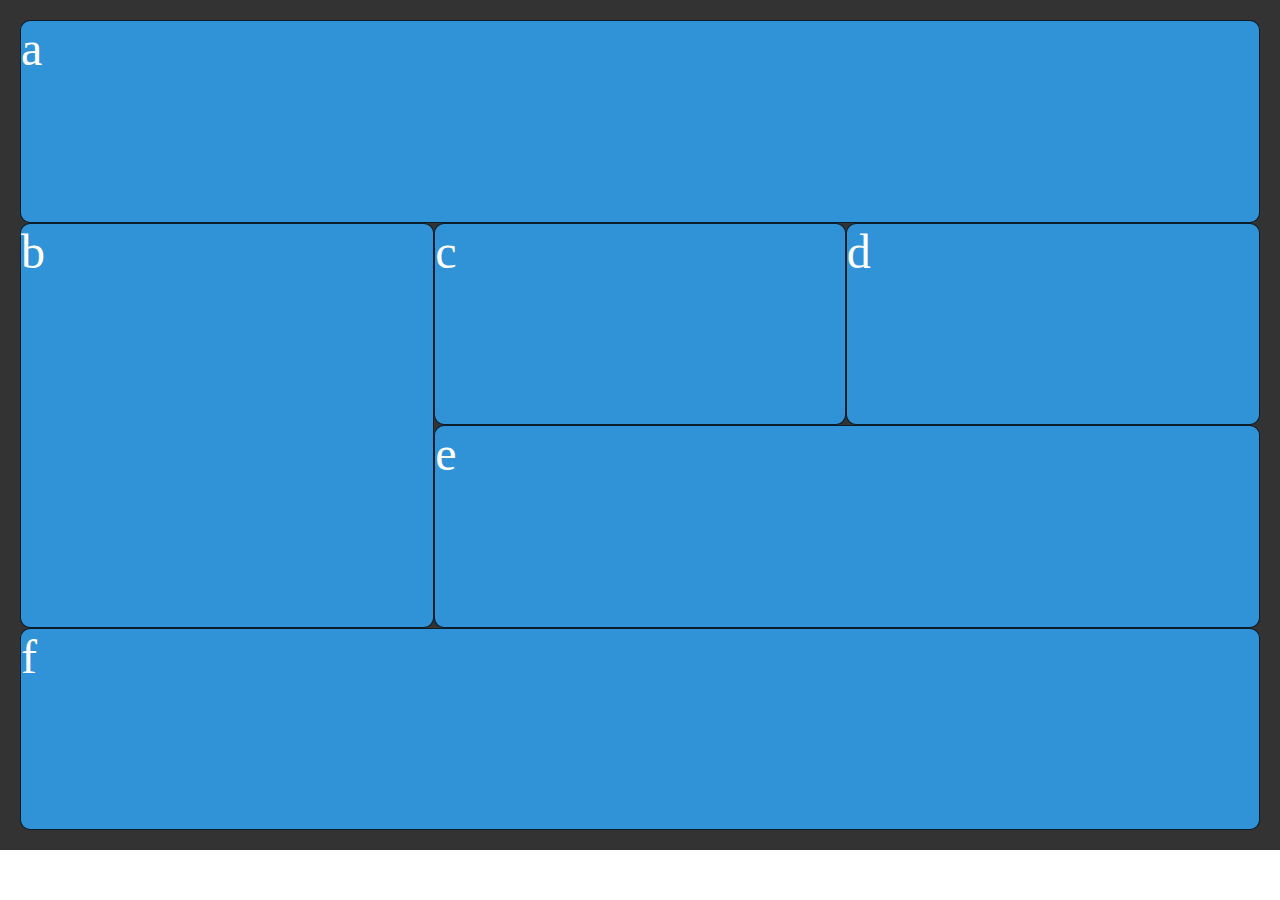
<file: EX-1/index.html>
<!DOCTYPE html>
<html lang="en">
<head>
    <meta charset="UTF-8">
    <meta name="viewport" content="width=device-width, initial-scale=1.0">
    <title>Grid</title>
    <link rel="stylesheet" href="style.css">
</head>
<body>
    <div class="wrapper">
        <div class="item a">a</div>
        <div class="item b">b</div>
        <div class="item c">c</div>  
        <div class="item d">d</div>
        <div class="item e">e</div>
        <div class="item f">f</div>  
      </div>
</body>
</html>
</file>
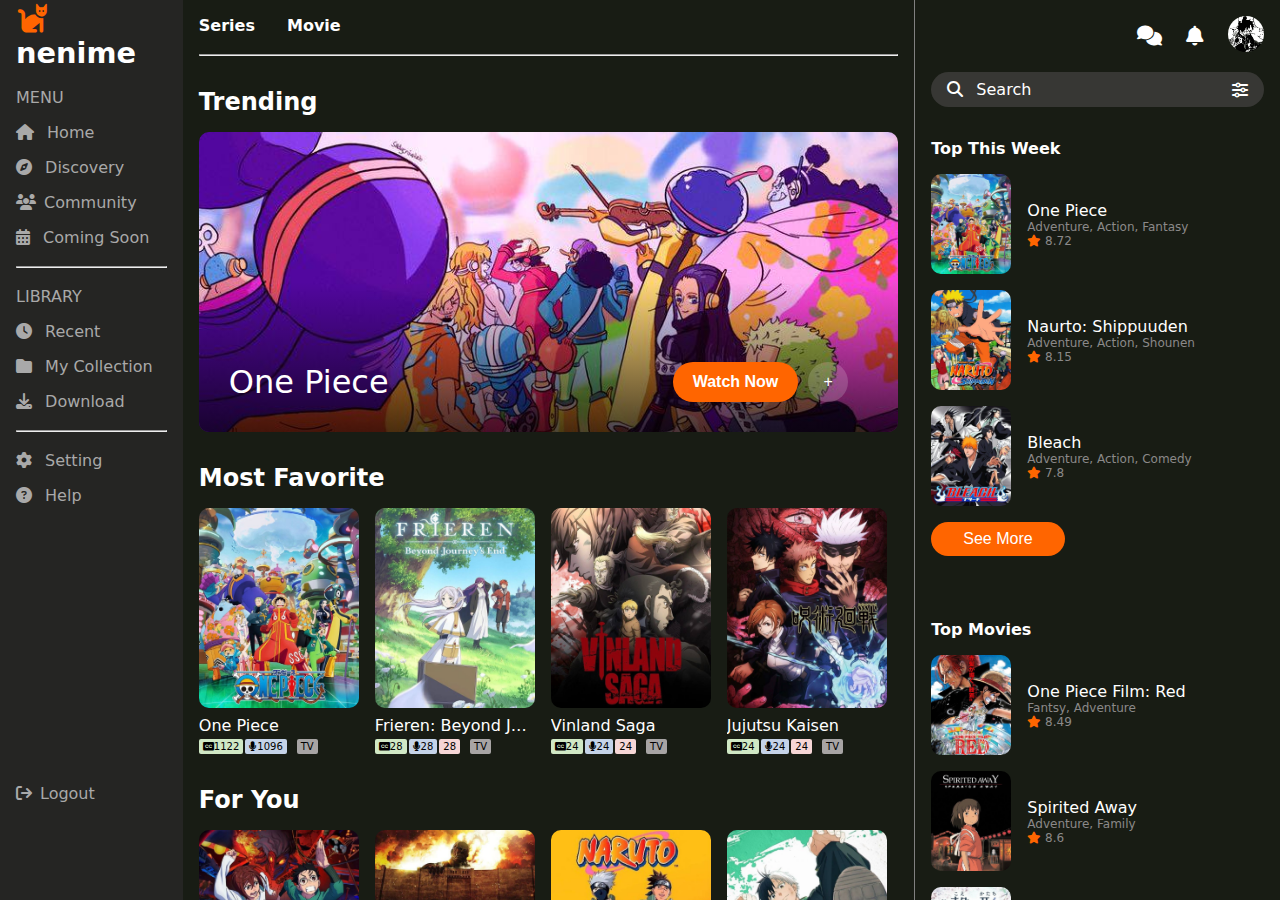
<file: EX-4/index.html>
<!DOCTYPE html>
<html lang="en">
<head>
    <meta charset="UTF-8">
    <meta name="viewport" content="width=device-width, initial-scale=1.0">
    <link rel="stylesheet" href="style.css">
    <link rel="stylesheet" href="https://cdnjs.cloudflare.com/ajax/libs/font-awesome/6.7.0/css/all.min.css">
    <title>Dashboard</title>
</head>
<body>
    <div class="left-bar">
        <div class="logo">
            <p><i class="fa-solid fa-cat"></i>  nenime</p>
        </div>
        <div class="left-content">
            <div class="menu">
                <div class="title">MENU</div>
                <div class="item"><p><i class="fa-solid fa-house"></i> Home</p></div>
                <div class="item"><p><i class="fa-solid fa-compass"></i> Discovery</p></div>
                <div class="item"><p><i class="fa-solid fa-users"></i>Community</p></div>
                <div class="item"><p><i class="fa-solid fa-calendar-days"></i> Coming Soon</p></div>
            </div>
            <br><hr><br>
            <div class="library">
                <div class="title">LIBRARY</div>
                <div class="item"><p><i class="fa-solid fa-clock"></i> Recent</p></div>
                <div class="item"><p><i class="fa-solid fa-folder"></i> My Collection</p></div>
                <div class="item"><p><i class="fa-solid fa-download"></i> Download</p></div>
            </div>
            <br><hr><br>
            <div class="options">
                <div class="item"><p><i class="fa-solid fa-gear"></i> Setting</p></div>
                <div class="item"><p><i class="fa-solid fa-circle-question"></i> Help</p></div>
            </div>
        </div>
        <div class="logout">
            <p><i class="fa-solid fa-arrow-right-from-bracket"></i>Logout</p>
        </div>
    </div>
    <div class="content">
        <div class="types">
            <div class="item">Series</div>
            <div class="item">Movie</div>
        </div>
        <br><hr>
        <div class="trending">
            <h2>Trending</h2>
            <div class="trending-anime">
                <div class="anime-container">
                    <img src="./assets/egg-head.jpg" alt="">
                    <div class="text">
                        <div class="trend-name"><p>One Piece</p></div>
                        <div class="trend-buttons">
                            <button class="watch-now">Watch Now</button>
                            <button class="add">+</button>
                        </div>
                    </div>
                </div>                
            </div>
        </div>
        <div class="favorite">
            <h2>Most Favorite</h2>
            <div class="fav-list">
                <div class="anime-box">
                    <img src="./assets/one-piece.jpg" alt="">
                    <div class="name">
                        <div class="anime-name"><p>One Piece</p></div>
                        <div class="info">
                            <div class="episodes">
                                <div class="sub"><p><i class="fa-solid fa-closed-captioning"></i>1122</p></div>
                                <div class="dub"><p><i class="fa-solid fa-microphone"></i>1096</p></div>
                            </div>
                            <div class="tv"><p>TV</p></div>
                        </div>
                    </div>
                </div>
                <div class="anime-box">
                    <img src="./assets/frieren.jpg" alt="">
                    <div class="name">
                        <div class="anime-name"><p>Frieren: Beyond Journey's End</p></div>
                        <div class="info">
                            <div class="episodes">
                                <div class="sub"><p><i class="fa-solid fa-closed-captioning"></i>28</p></div>
                                <div class="dub"><p><i class="fa-solid fa-microphone"></i>28</p></div>
                                <div class="complete"><p>28</p></div> 
                            </div>
                            <div class="tv"><p>TV</p></div>
                        </div>
                    </div>
                </div>
                <div class="poster">
                    <img src="./assets/vinland-saga.jpg" alt="">
                    <div class="name">
                        <div class="anime-name"><p>Vinland Saga</p></div>
                        <div class="info">
                            <div class="episodes">
                                <div class="sub"><p><i class="fa-solid fa-closed-captioning"></i>24</p></div>
                                <div class="dub"><p><i class="fa-solid fa-microphone"></i>24</p></div>
                                <div class="complete"><p>24</p></div> 
                            </div>
                            <div class="tv"><p>TV</p></div>
                        </div>
                    </div>
                </div>
                <div class="anime-box">
                    <img src="./assets/jujutsu-kaisen.jpg" alt="">
                    <div class="name">
                        <div class="anime-name"><p>Jujutsu Kaisen</p></div>
                        <div class="info">
                            <div class="episodes">
                                <div class="sub"><p><i class="fa-solid fa-closed-captioning"></i>24</p></div>
                                <div class="dub"><p><i class="fa-solid fa-microphone"></i>24</p></div>
                                <div class="complete"><p>24</p></div> 
                            </div>
                            <div class="tv"><p>TV</p></div>
                        </div>
                    </div>
                </div>
                <div class="anime-box">
                    <img src="./assets/mushoku-tensei.jpg" alt="">
                    <div class="name">
                        <div class="anime-name"><p>Mushoku Temsei: Jobless Reincarnation</p></div>
                        <div class="info">
                            <div class="episodes">
                                <div class="sub"><p><i class="fa-solid fa-closed-captioning"></i>24</p></div>
                                <div class="dub"><p><i class="fa-solid fa-microphone"></i>24</p></div>
                                <div class="complete"><p>24</p></div> 
                            </div>
                            <div class="tv"><p>TV</p></div>
                        </div>
                    </div>
                </div>
                <div class="anime-box">
                    <img src="./assets/the-danger.jpg" alt="">
                    <div class="name">
                        <div class="anime-name"><p>The Danger in My Heart</p></div>
                        <div class="info">
                            <div class="episodes">
                                <div class="sub"><p><i class="fa-solid fa-closed-captioning"></i>12</p></div>
                                <div class="dub"><p><i class="fa-solid fa-microphone"></i>12</p></div>
                                <div class="complete"><p>12</p></div> 
                            </div>
                            <div class="tv"><p>TV</p></div>
                        </div>
                    </div>
                </div>
                <div class="anime-box">
                    <img src="./assets/oshi-no-ko.jpg" alt="">
                    <div class="name">
                        <div class="anime-name"><p>Oshi no Ko</p></div>
                        <div class="info">
                            <div class="episodes">
                                <div class="sub"><p><i class="fa-solid fa-closed-captioning"></i>11</p></div>
                                <div class="dub"><p><i class="fa-solid fa-microphone"></i>11</p></div>
                                <div class="complete"><p>11</p></div> 
                            </div>
                            <div class="tv"><p>TV</p></div>
                        </div>
                    </div>
                </div>
                <div class="anime-box">
                    <img src="./assets/hell-paradise.jpg" alt="">
                    <div class="name">
                        <div class="anime-name"><p>Hell's Paradise</p></div>
                        <div class="info">
                            <div class="episodes">
                                <div class="sub"><p><i class="fa-solid fa-closed-captioning"></i>13</p></div>
                                <div class="dub"><p><i class="fa-solid fa-microphone"></i>13</p></div>
                                <div class="complete"><p>13</p></div> 
                            </div>
                            <div class="tv"><p>TV</p></div>
                        </div>
                    </div>
                </div>
                <div class="anime-box">
                    <img src="./assets/bungo-stray-dogs.jpg" alt="">
                    <div class="name">
                        <div class="anime-name"><p>Bungou Stray Dogs</p></div>
                        <div class="info">
                            <div class="episodes">
                                <div class="sub"><p><i class="fa-solid fa-closed-captioning"></i>12</p></div>
                                <div class="dub"><p><i class="fa-solid fa-microphone"></i>12</p></div>
                                <div class="complete"><p>12</p></div> 
                            </div>
                            <div class="tv"><p>TV</p></div>
                        </div>
                    </div>
                </div>
            </div>
        </div>
        <div class="for-you">
            <h2>For You</h2>
            <div class="lists">
                <div class="poster">
                    <img src="./assets/dandadan.jpg" alt="">
                    <div class="name">
                        <div class="anime-name"><p>Dandadan</p></div>
                        <div class="info">
                            <div class="episodes">
                                <div class="sub"><p><i class="fa-solid fa-closed-captioning"></i>7</p></div>
                                <div class="dub"><p><i class="fa-solid fa-microphone"></i>7</p></div>
                                <div class="complete"><p>12</p></div> 
                            </div>
                            <div class="tv"><p>TV</p></div>
                        </div>
                    </div>
                </div>
                <div class="poster">
                    <img src="./assets/aot.jpg" alt="">
                    <div class="name">
                        <div class="anime-name"><p>Attack on Titan</p></div>
                        <div class="info">
                            <div class="episodes">
                                <div class="sub"><p><i class="fa-solid fa-closed-captioning"></i>25</p></div>
                                <div class="dub"><p><i class="fa-solid fa-microphone"></i>25</p></div>
                                <div class="complete"><p>25</p></div> 
                            </div>
                            <div class="tv"><p>TV</p></div>
                        </div>
                    </div>
                </div>
                <div class="poster">
                    <img src="./assets/narutop.jpg" alt="">
                    <div class="name">
                        <div class="anime-name"><p>Naruto</p></div>
                        <div class="info">
                            <div class="episodes">
                                <div class="sub"><p><i class="fa-solid fa-closed-captioning"></i>220</p></div>
                                <div class="dub"><p><i class="fa-solid fa-microphone"></i>220</p></div>
                                <div class="complete"><p>220</p></div> 
                            </div>
                            <div class="tv"><p>TV</p></div>
                        </div>
                    </div>
                </div>
                <div class="poster">
                    <img src="./assets/wind-breaker.jpg" alt="">
                    <div class="name">
                        <div class="anime-name"><p>Wind Breaker</p></div>
                        <div class="info">
                            <div class="episodes">
                                <div class="sub"><p><i class="fa-solid fa-closed-captioning"></i>12</p></div>
                                <div class="dub"><p><i class="fa-solid fa-microphone"></i>12</p></div>
                                <div class="complete"><p>12</p></div> 
                            </div>
                            <div class="tv"><p>TV</p></div>
                        </div>
                    </div>
                </div>
                <div class="poster">
                    <img src="./assets/demon-slayer.jpg" alt="">
                    <div class="name">
                        <div class="anime-name"><p>Demon Slayer</p></div>
                        <div class="info">
                            <div class="episodes">
                                <div class="sub"><p><i class="fa-solid fa-closed-captioning"></i>26</p></div>
                                <div class="dub"><p><i class="fa-solid fa-microphone"></i>26</p></div>
                                <div class="complete"><p>26</p></div> 
                            </div>
                            <div class="tv"><p>TV</p></div>
                        </div>
                    </div>
                </div>
                <div class="poster">
                    <img src="./assets/dr-stone.jpg" alt="">
                    <div class="name">
                        <div class="anime-name"><p>Dr. Stone</p></div>
                        <div class="info">
                            <div class="episodes">
                                <div class="sub"><p><i class="fa-solid fa-closed-captioning"></i>24</p></div>
                                <div class="dub"><p><i class="fa-solid fa-microphone"></i>24</p></div>
                                <div class="complete"><p>24</p></div> 
                            </div>
                            <div class="tv"><p>TV</p></div>
                        </div>
                    </div>
                </div>
                <div class="poster">
                    <img src="./assets/black-clover.jpg" alt="">
                    <div class="name">
                        <div class="anime-name"><p>Black Clover</p></div>
                        <div class="info">
                            <div class="episodes">
                                <div class="sub"><p><i class="fa-solid fa-closed-captioning"></i>170</p></div>
                                <div class="dub"><p><i class="fa-solid fa-microphone"></i>170</p></div>
                                <div class="complete"><p>170</p></div> 
                            </div>
                            <div class="tv"><p>TV</p></div>
                        </div>
                    </div>
                </div>
                <div class="poster">
                    <img src="./assets/blue-box.jpg" alt="">
                    <div class="name">
                        <div class="anime-name"><p>Blue Box</p></div>
                        <div class="info">
                            <div class="episodes">
                                <div class="sub"><p><i class="fa-solid fa-closed-captioning"></i>8</p></div>
                                <div class="dub"><p><i class="fa-solid fa-microphone"></i>1</p></div>
                            </div>
                            <div class="tv"><p>TV</p></div>
                        </div>
                    </div>
                </div>
            </div>
        </div>
    </div>
    <div class="right-bar">
        <div class="account">
            <div class="item"><i class="fa-solid fa-comments"></i></div>
            <div class="item"><i class="fa-solid fa-bell"></i></div>
            <div class="profile"><img src="./assets/luffy.jpg" alt=""></div>
        </div>
        <div class="search-bar">
            <div class="item"><p><i class="fa-solid fa-magnifying-glass"></i>  Search</p></div>
            <i class="fa-solid fa-sliders"></i>
        </div>
        <div class="top">
            <h4>Top This Week</h4>
            <div class="top-list">
                <div class="top-poster">
                    <img src="./assets/one-piece.jpg" alt="">
                    <div class="top-name">
                        <div class="anime-name"><p>One Piece</p></div>
                        <div class="genre">
                            <p>Adventure, Action, Fantasy</p>
                            <p><i class="fa-solid fa-star"></i> 8.72</p>
                        </div>
                    </div>
                </div>
                <div class="top-poster">
                    <img src="./assets/naruto.jpg" alt="">
                    <div class="top-name">
                        <div class="anime-name"><p>Naurto: Shippuuden</p></div>
                        <div class="genre">
                            <p>Adventure, Action, Shounen</p>
                            <p><i class="fa-solid fa-star"></i> 8.15</p>
                        </div>
                    </div>
                </div>
                <div class="top-poster">
                    <img src="./assets/bleach.jpg" alt="">
                    <div class="top-name">
                        <div class="anime-name"><p>Bleach</p></div>
                        <div class="genre">
                            <p>Adventure, Action, Comedy</p>
                            <p><i class="fa-solid fa-star"></i> 7.8</p>
                        </div>
                    </div>
                </div>
            </div>
            <button class="see-more">See More</button>
        </div>
        <div class="top-movie">
            <h4>Top Movies</h4>
            <div class="top-list">
                <div class="top-poster">
                    <img src="./assets/op-film-red.jpg" alt="">
                    <div class="top-name">
                        <div class="anime-name"><p>One Piece Film: Red</p></div>
                        <div class="genre">
                            <p>Fantsy, Adventure</p>
                            <p><i class="fa-solid fa-star"></i> 8.49</p>
                        </div>
                    </div>
                </div>
                <div class="top-poster">
                    <img src="./assets/spirited-away.jpg" alt="">
                    <div class="top-name">
                        <div class="anime-name"><p>Spirited Away</p></div>
                        <div class="genre">
                            <p>Adventure, Family</p>
                            <p><i class="fa-solid fa-star"></i> 8.6</p>
                        </div>
                    </div>
                </div>
                <div class="top-poster">
                    <img src="./assets/silent-voice.jpg" alt="">
                    <div class="top-name">
                        <div class="anime-name"><p>A Silent Voice</p></div>
                        <div class="genre">
                            <p>Psychology, Drama</p>
                            <p><i class="fa-solid fa-star"></i> 8.1</p>
                        </div>
                    </div>
                </div>
            </div>
            <button class="see-more">See More</button>
        </div>
    </div>
</body>
</html>
</file>
<file: EX-1/style.css>
/* Styling only */
body {
    margin: 0;
}
    
.wrapper {
    background-color: #333333;
    color: #444;
    padding: 20px;
    height: 90vh;
    display: grid;
    grid-template-areas:
        'a a a'
        'b c d'
        'b e e'
        'f f f';
}
    
.item {
    background-color: #3092d7;
    color: #fff;
    border-radius: 10px;
    border: 1px solid rgba(0, 0, 0, 0.8);
    font-size: 3em;
}

.a { grid-area: a; }
.b { grid-area: b; }
.c { grid-area: c; }
.d { grid-area: d; }
.e { grid-area: e; }
.f { grid-area: f; }
</file>
<file: EX-4/style.css>
* {
    margin: 0;
    padding: 0;
}
body {
    height: 100vh;
    font-family: system-ui, -apple-system, BlinkMacSystemFont, 'Segoe UI', Roboto, Oxygen, Ubuntu, Cantarell, 'Open Sans', 'Helvetica Neue', sans-serif;
    font-size: 1rem;
    color: white;
    background-color: rgb(24, 28, 20);
    display: grid;
    grid-template-columns: 1fr 4fr 2fr;
    grid-template-rows: auto auto auto;
    grid-template-areas: 'left-bar main right-bar';
}
.left-bar {
    height: 100vh;
    box-sizing: border-box;
    padding: 1rem;
    gap: 1rem;
    font-weight: 400;
    background-color: rgb(37, 37, 35);
    overflow-y: auto; 
    overflow-x: hidden;
    grid-area: left-bar;
    display: grid;
    grid-template-columns: 1fr;
    grid-template-rows: 40px auto 100px;
    grid-template-areas: 'logo'
                         'con-left'
                         'log';
}
.left-bar::-webkit-scrollbar {
    display: none;
}
.logo {
    font-size: 1.8rem;
    font-weight: bold;
    align-self: center;
    grid-area: logo;
}
.logo i {
    color: rgb(255, 101, 0);
}
.left-content {
    padding-top: 1rem;
    color: darkgray;
    grid-area: con-left;
}
.menu, .library, .options {
    display: grid;
    text-align: left;
    gap: 1rem;
}
.title {
    font-weight: 400;
}
.item i {
    padding-right: 0.5rem;
}
.logout {
    grid-area: log;
    color: darkgray;
}
.logout i {
    padding-right: 0.5rem;
}


.content {
    height: 100vh;
    box-sizing: border-box;
    padding: 1rem;
    overflow-y: auto; 
    overflow-x: hidden;
    grid-area: main;
}
.content img {
    width: 10rem;
}
.content::-webkit-scrollbar {
    display: none;
}
.types {
    display: flex;
    gap: 2rem;
    font-weight: 800;
}
.trending {
    margin-top: 2rem;
    margin-bottom: 2rem;
}
h2 , h4{
    margin-bottom: 1rem;
}
.trending-anime {
    position: relative; 
    width: auto; 
    height: 18.75rem; 
    overflow: hidden; 
    border-radius: 10px; 
}
.trending-anime img {
    width: 100%; 
    height: 100%; 
    object-fit: cover; 
    display: block; 
}
.trending-anime::after { 
    content: ""; 
    position: absolute; 
    left: 0; 
    bottom: 0; 
    width: 100%;
    height: 50%; 
    background: linear-gradient(to top, rgba(0, 0, 0, 0.7), rgba(0, 0, 0, 0)); 
    z-index: 1; 
}
.text {
    position: absolute;
    bottom: 10px;
    left: 10px;
    z-index: 2;
    color: white;
    display: flex;
    justify-content: space-between;
    align-items: center;
    width: calc(100% - 40px); 
    padding: 20px;
    box-sizing: border-box;
}
.trend-name {
    display: flex;
    flex-direction: column;
    gap: 4px; 
}
.trend-name p {
    font-size: 2rem;
    font-weight: 500;
}
.trend-buttons {
    display: flex; 
    gap: 10px; 
}
.trend-buttons button {
    padding: 0.5rem 1.25rem; 
    font-size: 1rem; 
    border: none; 
    border-radius: 20px; 
    color: white; 
    cursor: pointer; 
    transition: 0.3s; 
}
.watch-now {
    background-color: rgb(255, 101, 0); 
    font-weight: bold; 
}
.add {
    background-color: rgba(255, 255, 255, 0.175); 
    font-size: 20px;
    width: 2.5rem;
    height: 2.5rem;
    display: flex; 
    align-items: center; 
    justify-content: center;
    border-radius: 50%;
    border: none;
}
.favorite, .for-you {
    margin-bottom: 2rem;
}
.fav-list, .lists {
    display: flex;
    overflow-y: hidden;
    overflow-x: auto;
    gap: 1rem;
    box-sizing: border-box;
}
.fav-list::-webkit-scrollbar, .lists::-webkit-scrollbar {
    display: none;
}
.anime-box, .poster {
    display: flex;
    flex-direction: column;
    overflow: hidden;
    flex: 0 0 auto;
    width: 10rem;
    gap: 0.5rem;
}
.anime-box img, .poster img {
    border-radius: 10px;
    overflow: hidden;
}
.name {
    display: flex;
    flex-direction: column;
    gap: 0.25rem;
}
.anime-name p {
    font-weight: 500;
    white-space: nowrap; 
    overflow: hidden; 
    text-overflow: ellipsis;
    width: 100%;
    display: block;
}
.info, .episodes {
    display: flex;
    flex-direction: row;
}
.info { 
    gap: 10px; 
}
.episodes { 
    gap: 2px; 
}
.sub { 
    background-color: rgb(208, 232, 197); 
}
.dub { 
    background-color: rgb(197, 211, 232); 
}
.complete { 
    background-color: rgb(246, 214, 214); 
}
.tv { 
    background-color: rgb(167, 164, 164); 
}
.sub, .dub, .complete, .tv, .info p {
    font-size: 10px;
    border-radius: 2px;
    color: black;
    font-weight: 500;
    padding: 1px 2px;
}


.right-bar {
    height: 100vh;
    box-sizing: border-box;
    padding: 1rem;
    border-left: solid 1px gray;
    overflow-y: auto; 
    overflow-x: hidden;
    grid-area: right-bar;
}
.right-bar::-webkit-scrollbar {
    display: none;
}
.right-bar img {
    width: 5rem;
    border-radius: 10px;
}
.account {
    display: flex;
    justify-content: flex-end;
    gap: 1rem;
}
.account img {
    width: 36px;
    height: 36px;
    border-radius: 50%;
}
.account .item {
    display: flex;
    align-items: center;
}
.account .item i {
    font-size: 20px;
}
.search-bar {
    background-color: rgb(55, 55, 52);
    border-radius: 25px;
    display: flex;
    justify-content: space-between;
    align-items: center;
    width: 100%;
    margin-top: 1rem;
    padding: 0.5rem 1rem;
    box-sizing: border-box;
}
.top, .top-movie {
    margin-top: 2rem;
    margin-bottom: 2rem;
}
.top-list {
    display: flex;
    flex-direction: column;
    gap: 1rem;
}
.top-poster {
    display: flex;
    gap: 1rem;
    align-items: center;
}
.see-more {
    margin-top: 1rem;
    margin-bottom: 2rem;
    padding: 0.5rem 2rem; 
    font-size: 1rem; 
    border: none; 
    border-radius: 20px; 
    color: white; 
    cursor: pointer; 
    transition: 0.3s; 
    background-color: rgb(255, 101, 0);
}
.genre {
    color: rgb(139, 137, 137);
    font-size: 0.75rem;
}
.genre i {
    color: rgb(255, 101, 0);
}

button:hover {
    background-color: rgb(157, 71, 14);
}
.item:hover, .logout:hover, .anime-name:hover {
    transition: 0.3s;
    cursor: pointer;
    color: rgb(255, 101, 0);
}


@media (max-width: 768px) {
    body {
        height: 100vh;
        font-size: 0.75rem;
        display: grid;
        grid-template-columns: 1fr 1fr;
        grid-template-areas: 'left-bar right-bar'
                             'main main';
        overflow: hidden; 
    }
    .left-bar, .right-bar {
        height: 5rem;
        background-color: rgb(37, 37, 35);
        width: 100%; 
        top: 0;
        left: 0;
        z-index: 10; 
    }
    .right-bar {
        border: none;
    }
    .fav-list, .lists {
        height: 18rem;
        display: flex;
        flex-direction: row;
        flex-wrap: nowrap;
        overflow-x: auto; 
        gap: 1rem;
    }
    .left-content, .logout, .search-bar, .top, .top-movie {
        display: none;
        visibility: hidden;
    }
    .content {
        overflow-y: auto; 
        height: calc(100vh - 5rem); 
    }
}
@media (max-width: 480px) {
    .trending {
        margin-top: 1rem;
        margin-bottom: 1rem;
    }
    .favorite, .for-you {
        margin-bottom: 1rem;
    }
    .trending-anime {
        height: 8rem;
    }
    .trend-name p {
        font-size: 1rem;
    }
    .trend-buttons button {
        font-size: 0.5rem;
        padding: 0.25rem 1rem;
    }
}
</file>
